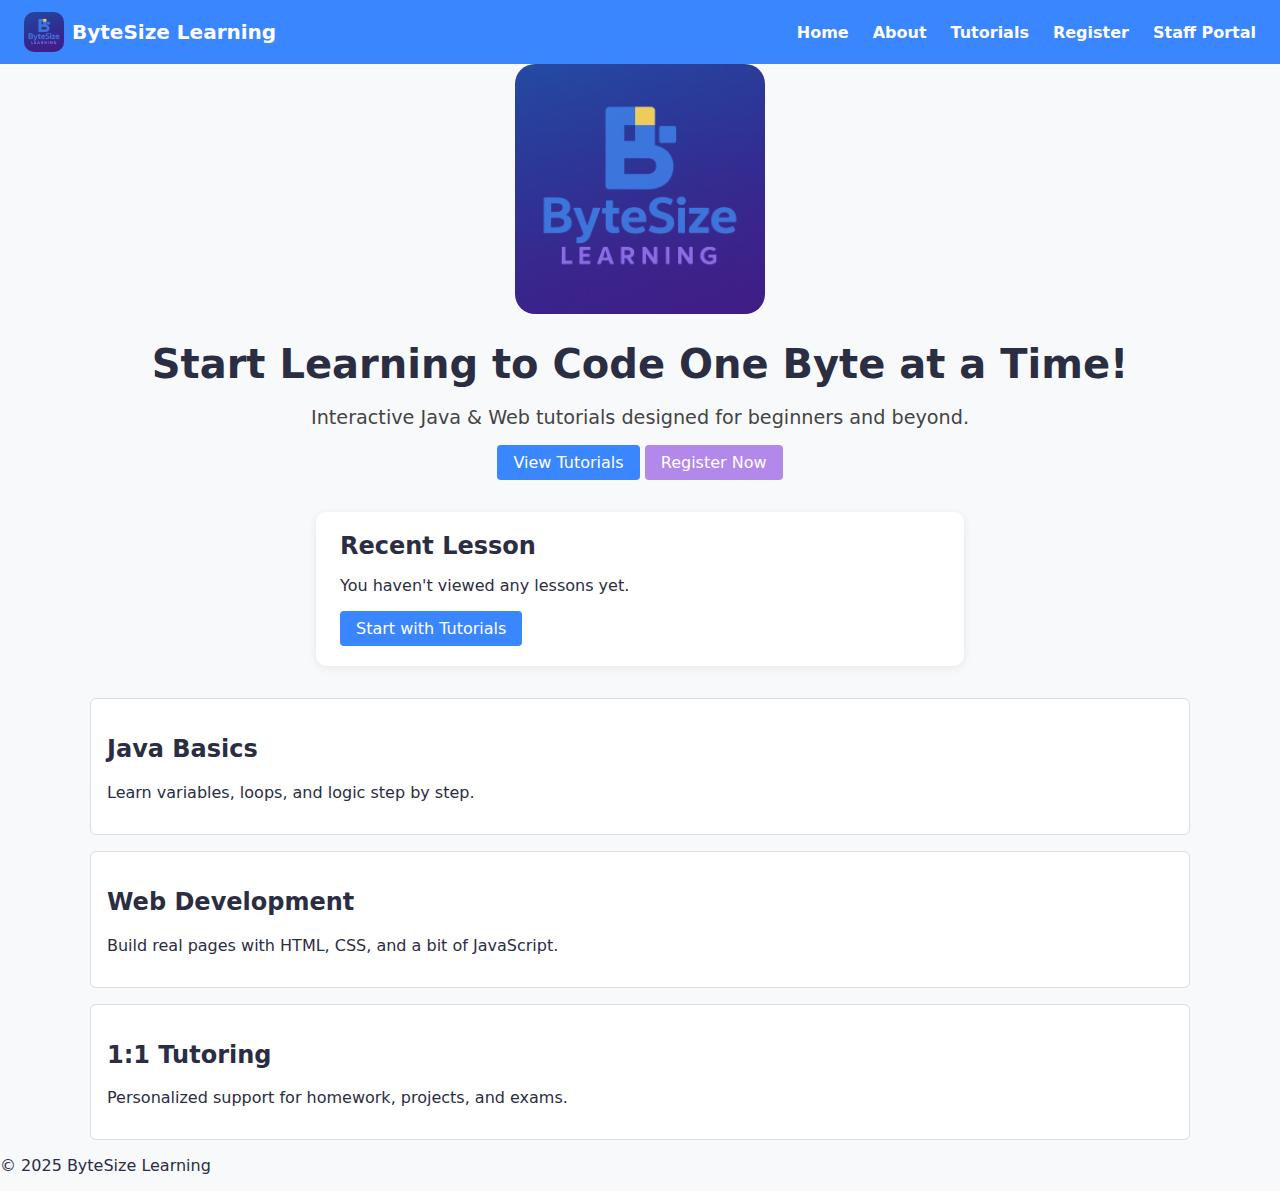
<file: index.html>
<!DOCTYPE html>
<html lang="en">
<head>
    <meta charset="UTF-8" />
    <title>ByteSize Learning – PAGE TITLE</title>
    <link rel="stylesheet" href="../CSS/styles.css" />
</head>

<body>
    <header class="site-header">
	    <div class="logo-wrap">
		    <a href="../HomePage/index.html" class="logo-link">
		        <div class="logo-square">
				    <img src="../Assets/Images/bsl-logo.png" alt="ByteSize Learning logo">
		        </div>
			    <span class="logo-text">ByteSize Learning</span>
		    </a>
	    </div>
	    <nav class="main-nav">
		    <a href="../HomePage/index.html">Home</a>
		    <a href="../AboutAndCreditsPage/about.html">About</a>
		    <a href="../TutorialsPage/tutorials.html">Tutorials</a>
		    <a href="../RegistrationPage/registration.html">Register</a>
		    <a href="../PortalPage/portal.html">Staff Portal</a>
	    </nav>
    </header>

    <main class="home">
        <section class="hero">
            <div class="hero-logo">
	            <img src="../Assets/Images/bsl-logo.png" alt="ByteSize Learning logo">
            </div>
            <h1 class="hero-title">Start Learning to Code One Byte at a Time!</h1>
	        <p class="hero-subtitle">Interactive Java & Web tutorials designed for beginners and beyond.</p>
	        <div class="hero-button-group">
		        <a href="../TutorialsPage/tutorials.html" class="btn primary">View Tutorials</a>
		        <a href="../RegistrationPage/registration.html" class="btn secondary">Register Now</a>
	        </div>
        </section>

        <section class="recent-lesson" id="recentLesson">
	        <h2>Recent Lesson</h2>
	        <p>Loading your recent lesson...</p>
        </section>

        <section class="features">
            <div class="feature-card">
                <h2>Java Basics</h2>
            <p>Learn variables, loops, and logic step by step.</p>
            </div>
            <div class="feature-card">
                <h2>Web Development</h2>
                <p>Build real pages with HTML, CSS, and a bit of JavaScript.</p>
            </div>
            <div class="feature-card">
                <h2>1:1 Tutoring</h2>
                <p>Personalized support for homework, projects, and exams.</p>
            </div>
        </section>
    </main>

    <footer>
        <p>© 2025 ByteSize Learning</p>
    </footer>

    <script src="../JS/main.js"></script>
    <script src="../JS/storage.js"></script>
</body>
</html>
</file>
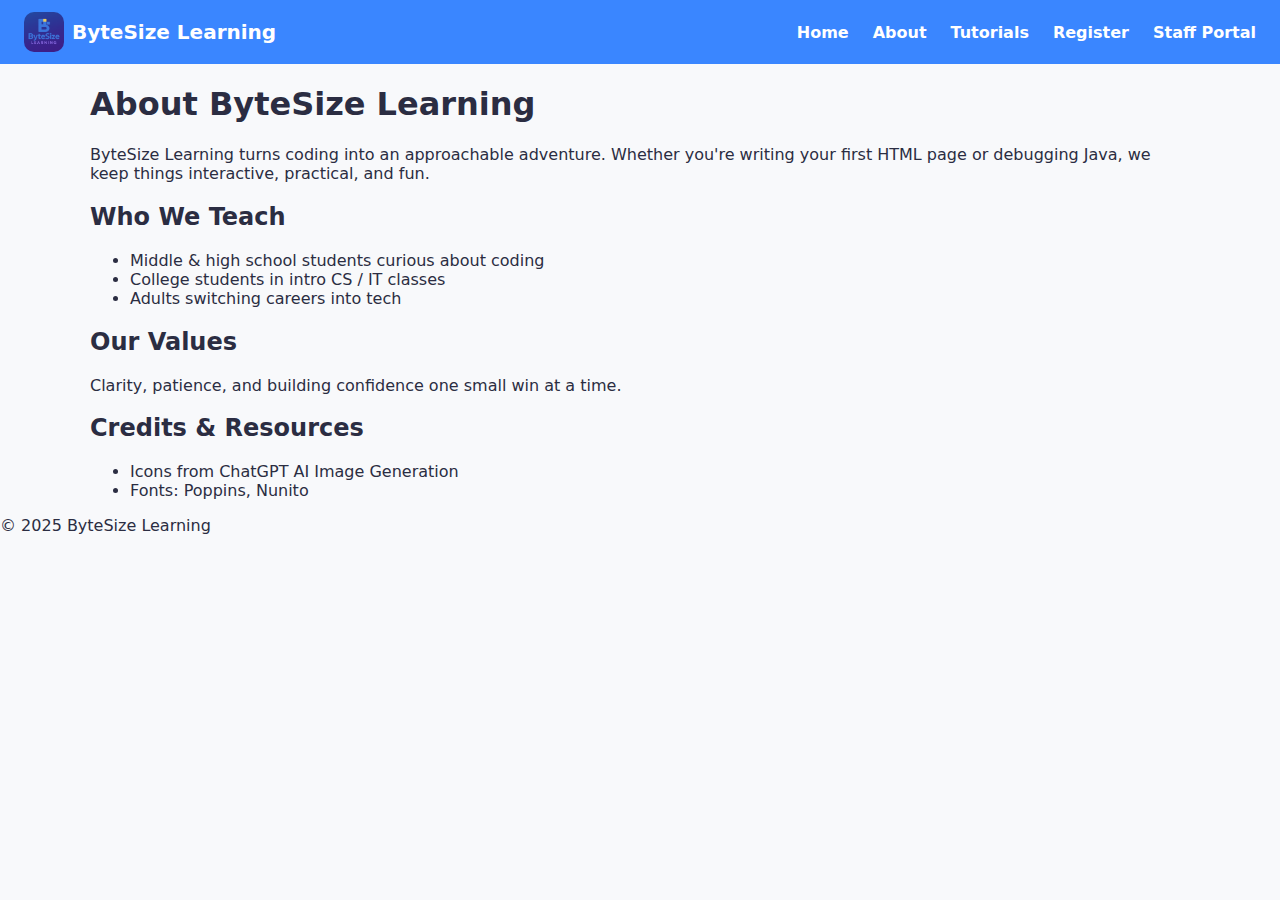
<file: AboutAndCreditsPage/about.html>
<!DOCTYPE html>
<html lang="en">
<head>
    <meta charset="UTF-8" />
    <title>ByteSize Learning – PAGE TITLE</title>
    <link rel="stylesheet" href="../CSS/styles.css" />
</head>

<body>
    <header class="site-header">
	    <div class="logo-wrap">
		    <a href="../HomePage/index.html" class="logo-link">
		        <div class="logo-square">
				    <img src="../Assets/Images/bsl-logo.png" alt="ByteSize Learning logo">
		        </div>
			    <span class="logo-text">ByteSize Learning</span>
		    </a>
	    </div>
	    <nav class="main-nav">
		    <a href="../HomePage/index.html">Home</a>
		    <a href="../AboutAndCreditsPage/about.html">About</a>
		    <a href="../TutorialsPage/tutorials.html">Tutorials</a>
		    <a href="../RegistrationPage/registration.html">Register</a>
		    <a href="../PortalPage/portal.html">Staff Portal</a>
	    </nav>
    </header>

    <main class="about">
        <section>
            <h1>About ByteSize Learning</h1>
            <p>
                ByteSize Learning turns coding into an approachable adventure. Whether
                you're writing your first HTML page or debugging Java, we keep things
                interactive, practical, and fun.
            </p>
        </section>

        <section>
            <h2>Who We Teach</h2>
            <ul>
                <li>Middle & high school students curious about coding</li>
                <li>College students in intro CS / IT classes</li>
                <li>Adults switching careers into tech</li>
            </ul>
        </section>

        <section>
            <h2>Our Values</h2>
            <p>Clarity, patience, and building confidence one small win at a time.</p>
        </section>

        <section class="credits">
            <h2>Credits & Resources</h2>
            <ul>
                <li>Icons from ChatGPT AI Image Generation</li>
                <li>Fonts: Poppins, Nunito</li>
            </ul>
        </section>
    </main>


    <footer>
        <p>© 2025 ByteSize Learning</p>
    </footer>

    <script src="../JS/main.js"></script>
    <script src="../JS/storage.js"></script>
</body>
</html>
</file>
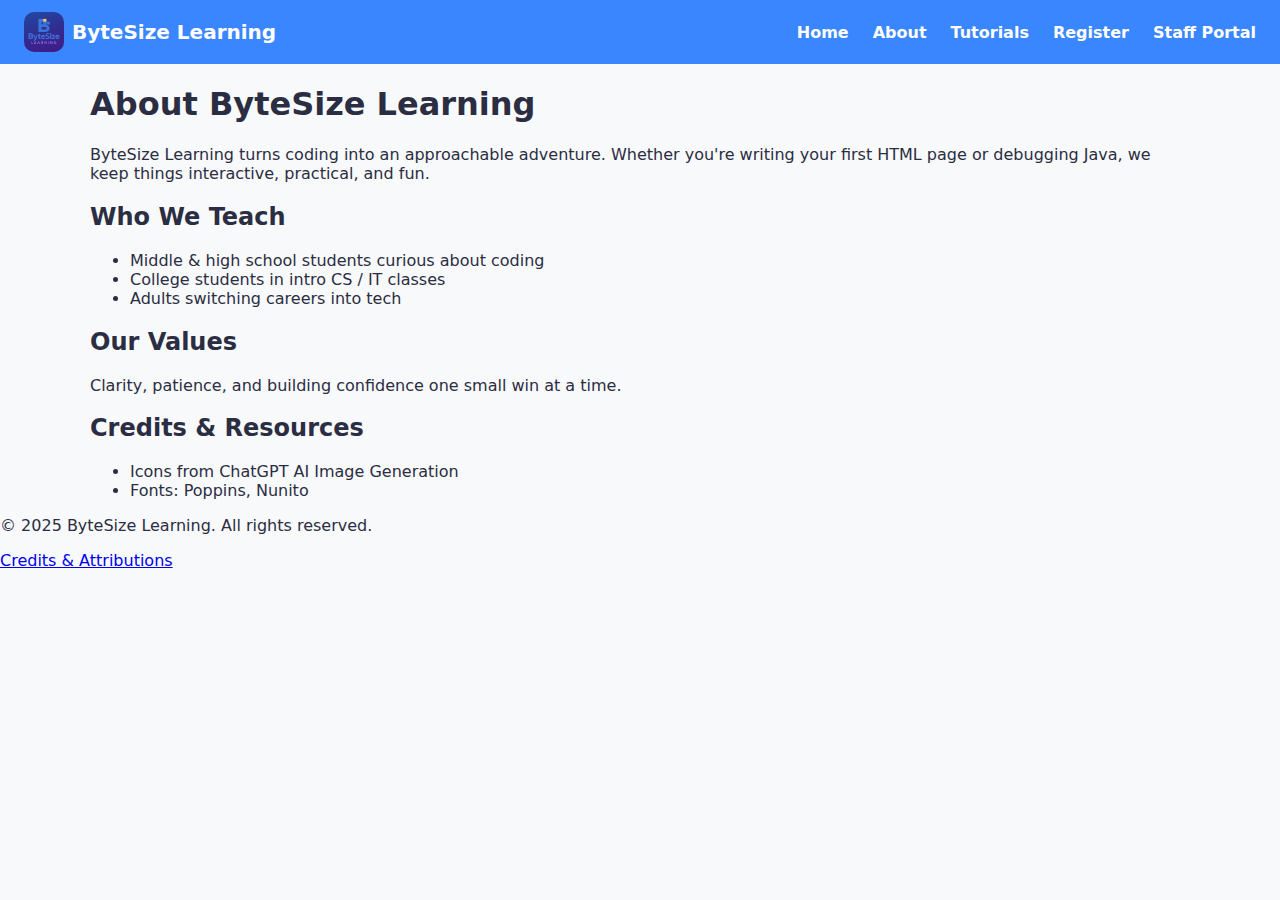
<file: AboutPage/about.html>
<!DOCTYPE html>
<html lang="en">
<head>
    <meta charset="UTF-8" />
    <title>ByteSize Learning – About</title>
    <link rel="icon" type="image/png" href="../Assets/Images/bsl-favicon.png">
    <link rel="stylesheet" href="../CSS/styles.css" />
</head>

<body>
    <header class="site-header">
	    <div class="logo-wrap">
		    <a href="../index.html" class="logo-link">
		        <div class="logo-square">
				    <img src="../Assets/Images/bsl-logo.png" alt="ByteSize Learning logo">
		        </div>
			    <span class="logo-text">ByteSize Learning</span>
		    </a>
	    </div>
	    <nav class="main-nav">
		    <a href="../index.html">Home</a>
		    <a href="../AboutPage/about.html">About</a>
		    <a href="../TutorialsPage/tutorials.html">Tutorials</a>
		    <a href="../RegistrationPage/registration.html">Register</a>
		    <a href="../PortalPage/portal.html">Staff Portal</a>
	    </nav>
    </header>

    <main class="about">
        <section>
            <h1>About ByteSize Learning</h1>
            <p>
                ByteSize Learning turns coding into an approachable adventure. Whether
                you're writing your first HTML page or debugging Java, we keep things
                interactive, practical, and fun.
            </p>
        </section>

        <section>
            <h2>Who We Teach</h2>
            <ul>
                <li>Middle & high school students curious about coding</li>
                <li>College students in intro CS / IT classes</li>
                <li>Adults switching careers into tech</li>
            </ul>
        </section>

        <section>
            <h2>Our Values</h2>
            <p>Clarity, patience, and building confidence one small win at a time.</p>
        </section>

        <section class="credits">
            <h2>Credits & Resources</h2>
            <ul>
                <li>Icons from ChatGPT AI Image Generation</li>
                <li>Fonts: Poppins, Nunito</li>
            </ul>
        </section>
    </main>

    <footer class="site-footer">
        <p>&copy; 2025 ByteSize Learning. All rights reserved.</p>
        <p><a href="../AboutPage/about.html">Credits & Attributions</a></p>
    </footer>

    <script src="../JS/main.js"></script>
    <script src="../JS/storage.js"></script>
</body>
</html>
</file>
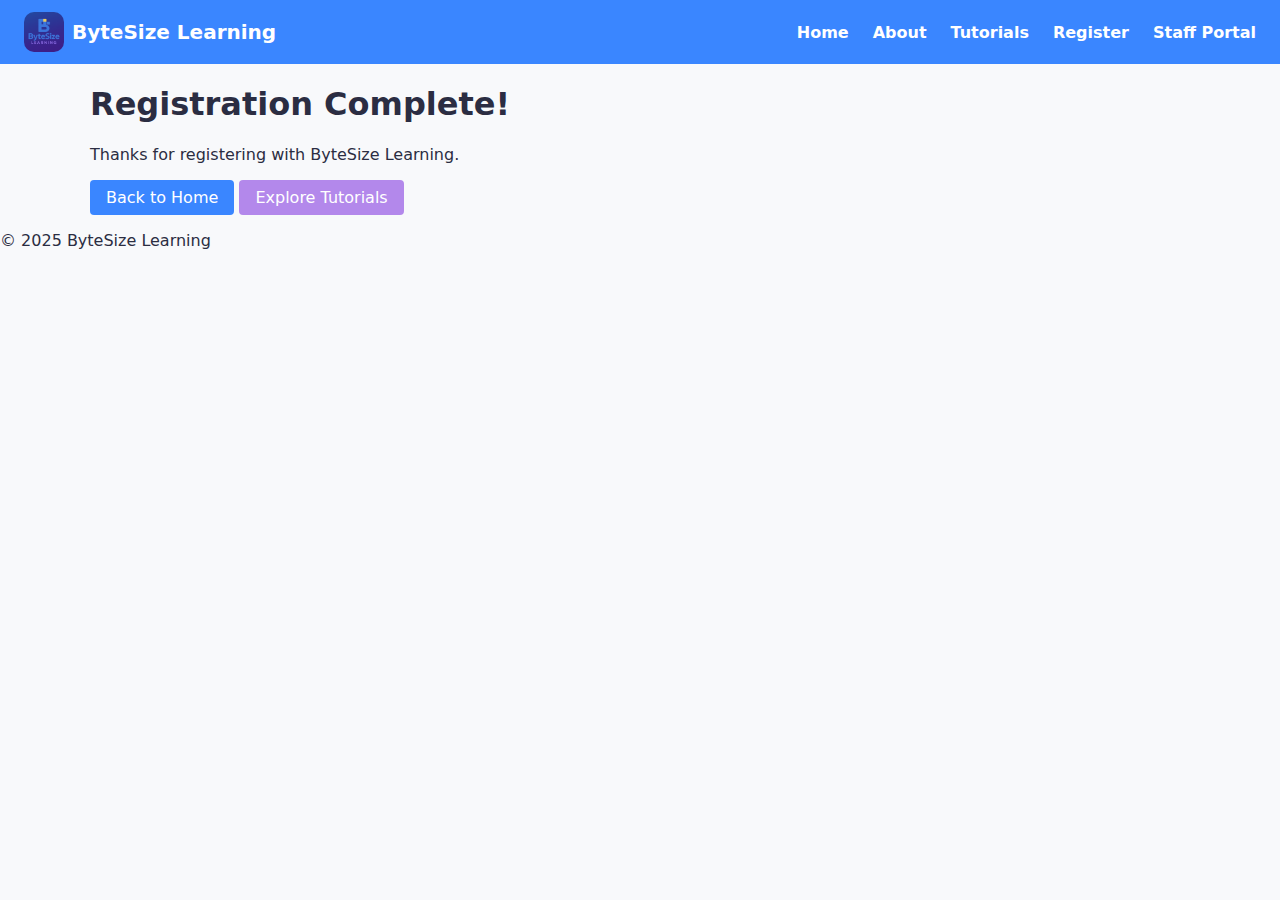
<file: ConfirmationPage/confirmation.html>
<!DOCTYPE html>
<html lang="en">
<head>
    <meta charset="UTF-8" />
    <title>ByteSize Learning – PAGE TITLE</title>
    <link rel="stylesheet" href="../CSS/styles.css" />
</head>

<body>
    <header class="site-header">
	    <div class="logo-wrap">
		    <a href="../index.html" class="logo-link">
		        <div class="logo-square">
				    <img src="../Assets/Images/bsl-logo.png" alt="ByteSize Learning logo">
		        </div>
			    <span class="logo-text">ByteSize Learning</span>
		    </a>
	    </div>
	    <nav class="main-nav">
		    <a href="../index.html">Home</a>
		    <a href="../AboutAndCreditsPage/about.html">About</a>
		    <a href="../TutorialsPage/tutorials.html">Tutorials</a>
		    <a href="../RegistrationPage/registration.html">Register</a>
		    <a href="../PortalPage/portal.html">Staff Portal</a>
	    </nav>
    </header>

    <main class="confirmation">
		<h1>Registration Complete!</h1>
		<p id="confirmationMessage">
			Thanks for registering with ByteSize Learning.
		</p>

		<a href="../HomePage/index.html" class="btn primary">Back to Home</a>
		<a href="../TutorialsPage/tutorials.html" class="btn secondary">Explore Tutorials</a>
    </main>



    <footer>
        <p>© 2025 ByteSize Learning</p>
    </footer>

    <script src="../JS/storage.js"></script>
    <script src="../JS/main.js"></script>
</body>
</html>
</file>
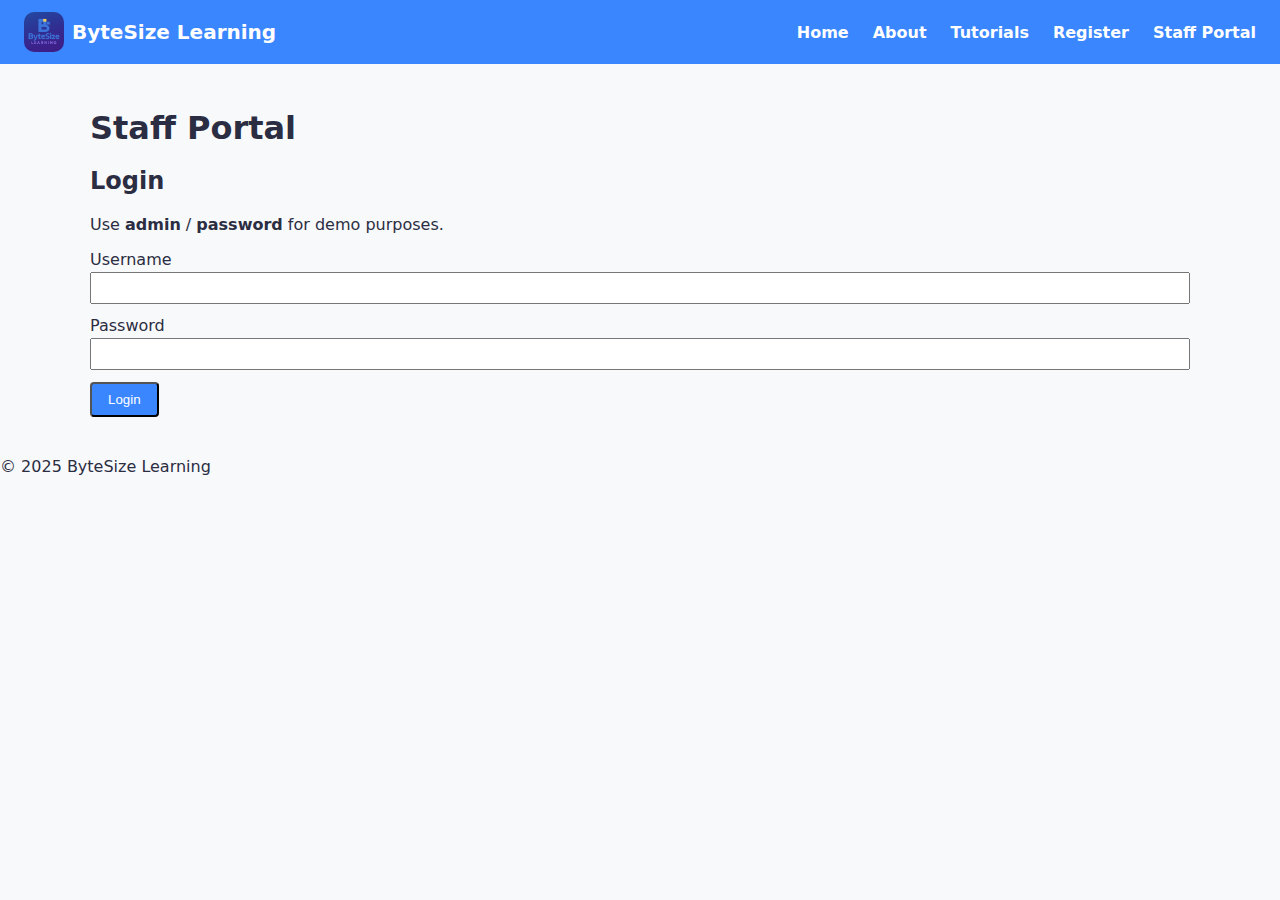
<file: PortalPage/portal.html>
<!DOCTYPE html>
<html lang="en">
<head>
    <meta charset="UTF-8" />
    <title>ByteSize Learning – PAGE TITLE</title>
    <link rel="stylesheet" href="../CSS/styles.css" />
</head>

<body>
    <header class="site-header">
	    <div class="logo-wrap">
		    <a href="../index.html" class="logo-link">
		        <div class="logo-square">
				    <img src="../Assets/Images/bsl-logo.png" alt="ByteSize Learning logo">
		        </div>
			    <span class="logo-text">ByteSize Learning</span>
		    </a>
	    </div>
	    <nav class="main-nav">
		    <a href="../index.html">Home</a>
		    <a href="../AboutAndCreditsPage/about.html">About</a>
		    <a href="../TutorialsPage/tutorials.html">Tutorials</a>
		    <a href="../RegistrationPage/registration.html">Register</a>
		    <a href="../PortalPage/portal.html">Staff Portal</a>
	    </nav>
    </header>

    <main class="portal">
	    <h1>Staff Portal</h1>

	    <section class="login" id="loginSection">
		    <h2>Login</h2>
		    <p>Use <strong>admin</strong> / <strong>password</strong> for demo purposes.</p>
		    <form id="loginForm">
			    <label>
				    Username
				    <input type="text" id="loginUser">
			    </label>
			    <label>
				    Password
				    <input type="password" id="loginPass">
			    </label>
			    <button type="submit" class="btn primary">Login</button>
			    <span class="error" id="loginError"></span>
		    </form>
	    </section>

	    <section class="portal-content hidden" id="portalContent">
		    <section class="event-form">
			    <h2>Create / Add Event</h2>
			    <form id="eventForm">
			    	<label>
			    		Title
			    		<input type="text" id="eventTitle">
			    	</label>
			    	<label>
			    		Date
			    		<input type="date" id="eventDate">
			    	</label>
			    	<label>
			    		Time
			    		<input type="time" id="eventTime">
			    	</label>
			    	<label>
			    		Topic
			    		<select id="eventTopic">
			    			<option value="java">Java</option>
			    			<option value="web">Web</option>
			    		</select>
			    	</label>
			    	<button type="submit" class="btn primary">Add Event</button>
			    	<span class="error" id="eventError"></span>
			    </form>
		    </section>

		    <section class="event-list">
		    	<h2>Upcoming Events</h2>
		    	<ul id="eventsList">
		    		<li>No events yet.</li>
		    	</ul>
		    </section>
	    </section>
    </main>

    <footer>
        <p>© 2025 ByteSize Learning</p>
    </footer>

    <script src="../JS/storage.js"></script>
    <script src="../JS/main.js"></script>
</body>
</html>
</file>
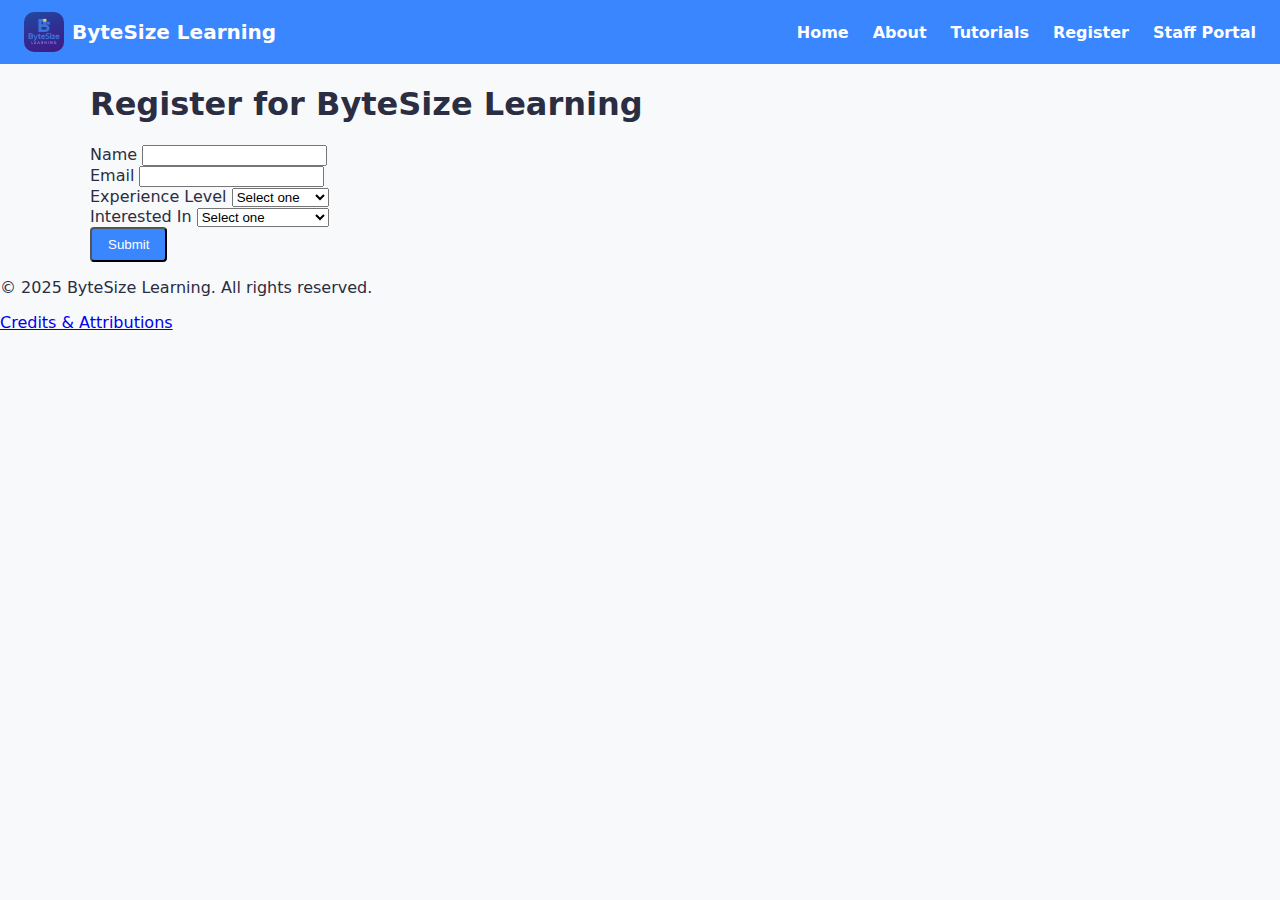
<file: RegistrationPage/registration.html>
<!DOCTYPE html>
<html lang="en">
<head>
    <meta charset="UTF-8" />
    <title>ByteSize Learning – Registration</title>
	<link rel="icon" type="image/png" href="../Assets/Images/bsl-favicon.png">
    <link rel="stylesheet" href="../CSS/styles.css" />
</head>

<body>
    <header class="site-header">
	    <div class="logo-wrap">
		    <a href="../index.html" class="logo-link">
		        <div class="logo-square">
				    <img src="../Assets/Images/bsl-logo.png" alt="ByteSize Learning logo">
		        </div>
			    <span class="logo-text">ByteSize Learning</span>
		    </a>
	    </div>
	    <nav class="main-nav">
		    <a href="../index.html">Home</a>
		    <a href="../AboutPage/about.html">About</a>
		    <a href="../TutorialsPage/tutorials.html">Tutorials</a>
		    <a href="../RegistrationPage/registration.html">Register</a>
		    <a href="../PortalPage/portal.html">Staff Portal</a>
	    </nav>
    </header>

    <main class="registration">
		<h1>Register for ByteSize Learning</h1>
		<form id="registrationForm" novalidate>
			<label>
				Name
				<input type="text" id="name" />
				<span class="error" id="nameError"></span>
			</label>

			<label>
				Email
				<input type="email" id="email" />
				<span class="error" id="emailError"></span>
			</label>

			<label>
				Experience Level
				<select id="level">
					<option value="">Select one</option>
					<option value="beginner">Beginner</option>
					<option value="intermediate">Intermediate</option>
					<option value="advanced">Advanced</option>
				</select>
				<span class="error" id="levelError"></span>
			</label>

			<label>
				Interested In
				<select id="interest">
					<option value="">Select one</option>
					<option value="java">Java</option>
					<option value="web">Web Development</option>
					<option value="both">Both</option>
				</select>
				<span class="error" id="interestError"></span>
			</label>

		<button type="submit" class="btn primary">Submit</button>
		</form>
    </main>

    <footer class="site-footer">
        <p>&copy; 2025 ByteSize Learning. All rights reserved.</p>
        <p><a href="../AboutPage/about.html">Credits & Attributions</a></p>
    </footer>

    <script src="../JS/storage.js"></script>
	<script src="../JS/main.js"></script>
</body>
</html>
</file>
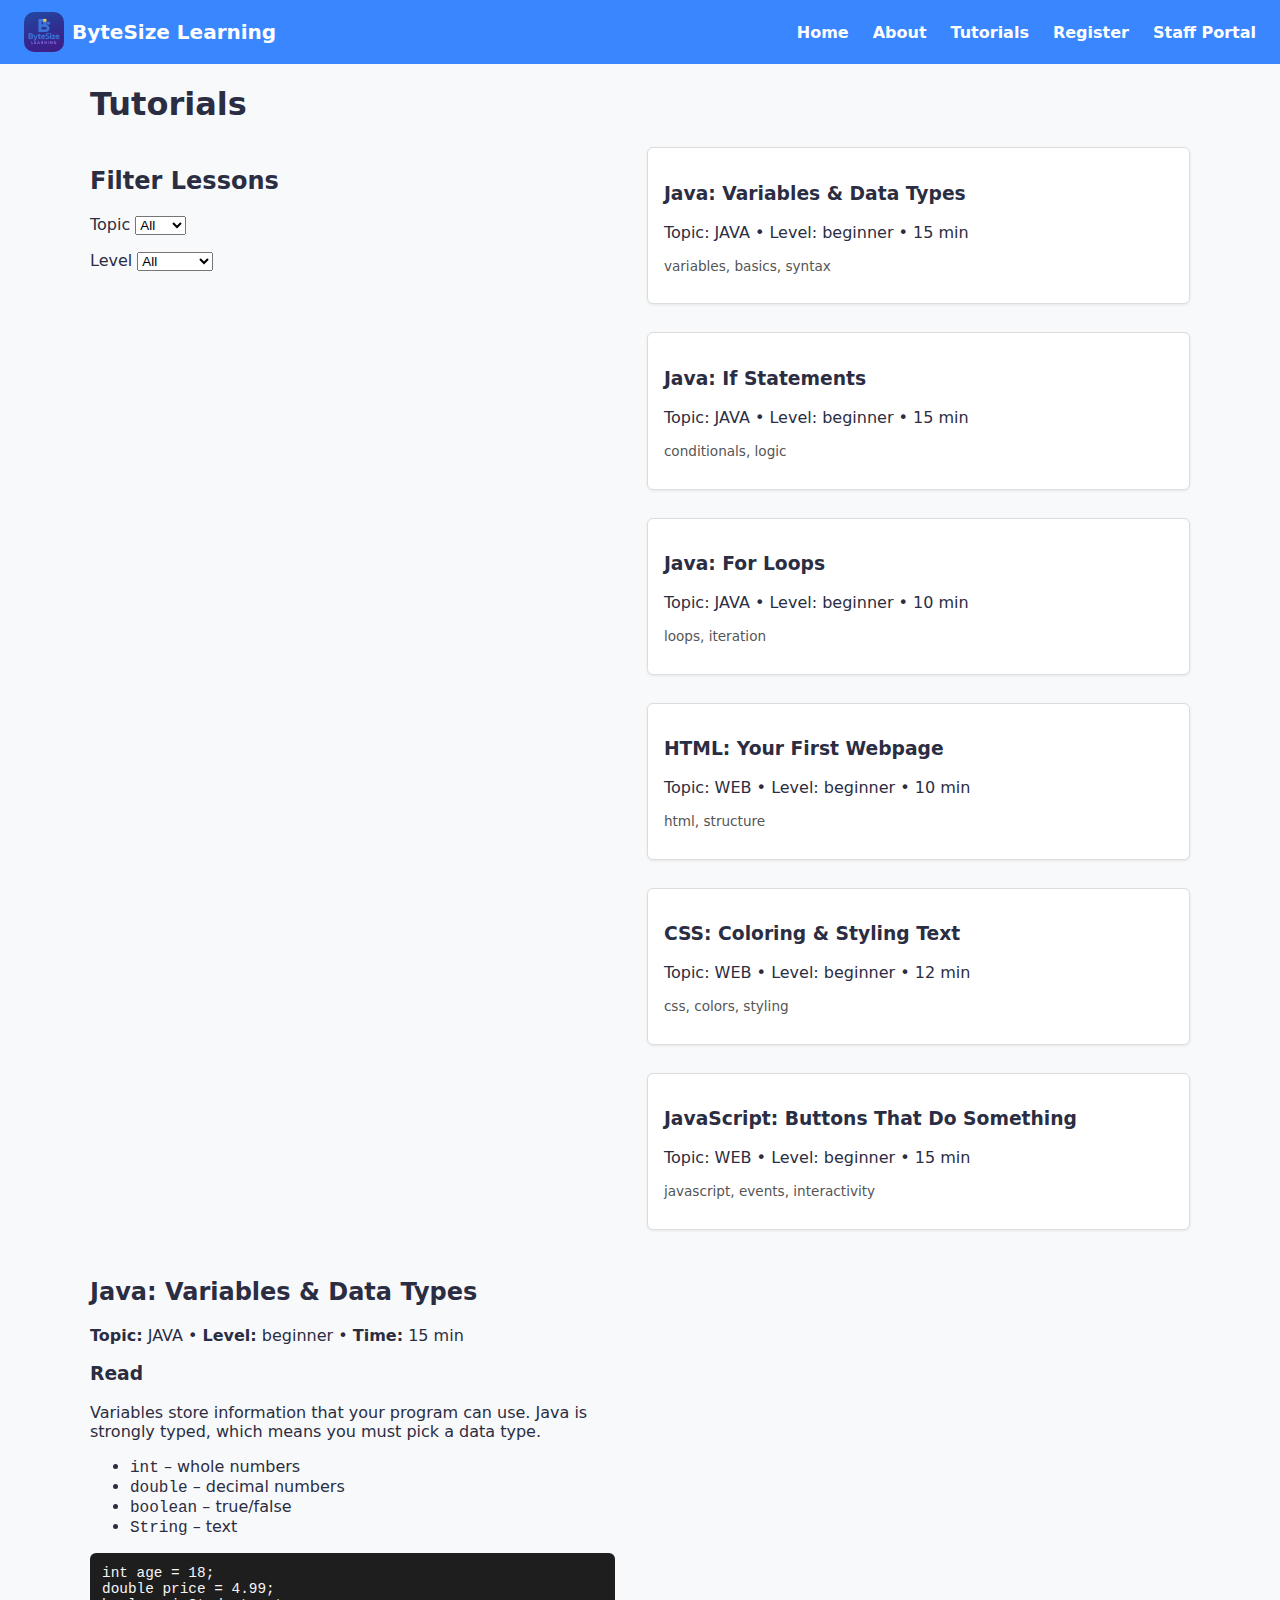
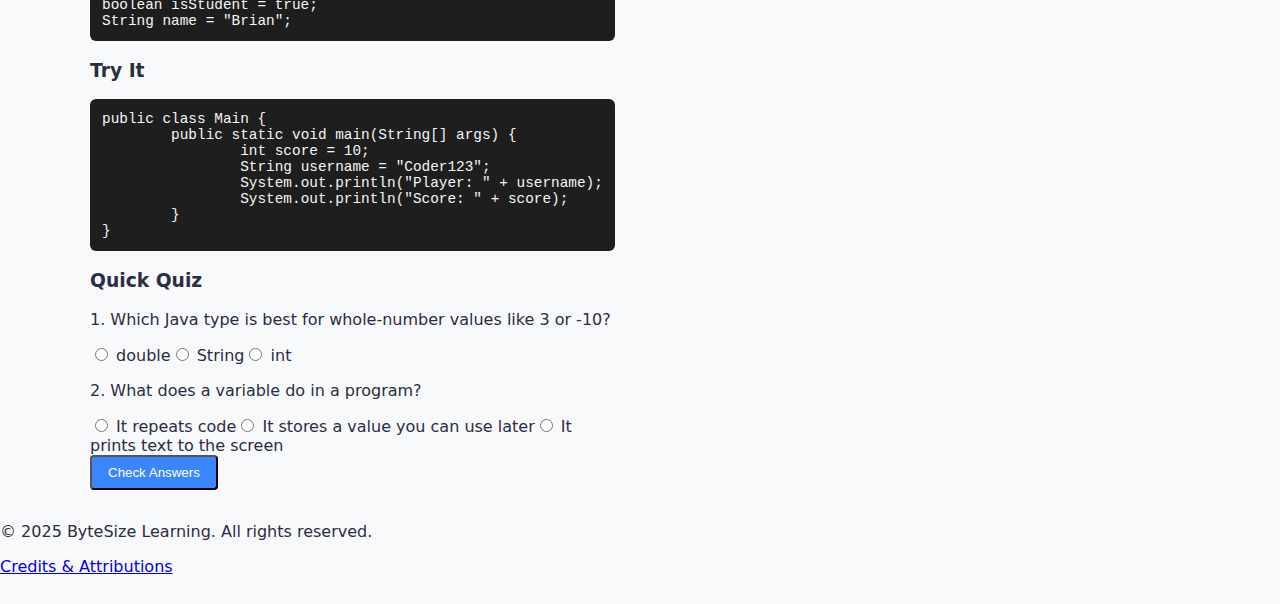
<file: TutorialsPage/tutorials.html>
<!DOCTYPE html>
<html lang="en">
<head>
    <meta charset="UTF-8" />
    <title>ByteSize Learning – Tutorials</title>
	<link rel="icon" type="image/png" href="../Assets/Images/bsl-favicon.png">
    <link rel="stylesheet" href="../CSS/styles.css" />
</head>

<body>
    <header class="site-header">
	    <div class="logo-wrap">
		    <a href="../index.html" class="logo-link">
		        <div class="logo-square">
				    <img src="../Assets/Images/bsl-logo.png" alt="ByteSize Learning logo">
		        </div>
			    <span class="logo-text">ByteSize Learning</span>
		    </a>
	    </div>
	    <nav class="main-nav">
		    <a href="../index.html">Home</a>
		    <a href="../AboutPage/about.html">About</a>
		    <a href="../TutorialsPage/tutorials.html">Tutorials</a>
		    <a href="../RegistrationPage/registration.html">Register</a>
		    <a href="../PortalPage/portal.html">Staff Portal</a>
	    </nav>
    </header>

    <main class="tutorials">
	<h1>Tutorials</h1>
	<div class="tutorial-layout">
		<aside class="filters">
			<h2>Filter Lessons</h2>
			<label>
				Topic
				<select id="filterTopic">
					<option value="all">All</option>
					<option value="java">Java</option>
					<option value="web">Web</option>
				</select>
			</label>
			<label>
				Level
				<select id="filterLevel">
					<option value="all">All</option>
					<option value="beginner">Beginner</option>
				</select>
			</label>
		</aside>

		<section class="lesson-list" id="lessonList">
			<!-- JS will inject lesson cards here -->
		</section>

		<section class="lesson-detail" id="lessonDetail">
			<h2>Select a lesson to view details</h2>
			<p>Pick any lesson from the list to see the explanation, code example, and quiz.</p>
		</section>
	</div>
	</main>

    <footer class="site-footer">
        <p>&copy; 2025 ByteSize Learning. All rights reserved.</p>
        <p><a href="../AboutPage/about.html">Credits & Attributions</a></p>
    </footer>

    <script src="../JS/storage.js"></script>
    <script src="../JS/main.js"></script>
</body>
</html>
</file>
<file: CSS/styles.css>
body {
    font-family: system-ui, -apple-system, BlinkMacSystemFont, "Segoe UI", sans-serif;
    margin: 0;
    background: #F8F9FB;
    color: #2B2D42;
}

main {
	max-width: 1100px;
	margin: 0 auto;
}

.site-header {
	display: flex;
	align-items: center;
	justify-content: space-between; /* logo left, nav right */
	padding: 0.75rem 1.5rem;
	background: #3A86FF;
	color: #fff;
}

/* logo block */

.logo-wrap {
	display: flex;
	align-items: center;
}

.logo-link {
	display: flex;
	align-items: center;
	text-decoration: none;
	color: inherit;
	gap: 0.5rem;
}

.logo-square {
	height: 40px;
	width: 40px;
	overflow: hidden;
	border-radius: 10px;
	flex-shrink: 0;
}

.logo-square img {
	height: 100%;
	width: 100%;
	object-fit: cover;
}

.logo-text {
	font-weight: 700;
	font-size: 1.25rem;
}

/* nav links */

.main-nav {
	display: flex;
	align-items: center;
	gap: 1.5rem;
}

.main-nav a {
	color: #fff;
	text-decoration: none;
	font-weight: 600;
}

.main-nav a:hover {
	text-decoration: underline;
}

.hero {
	text-align: center;
}

.hero-logo {
	height: 250px;
	width: 250px;
	margin: 0 auto 1rem auto;
	overflow: hidden;
	border-radius: 20px;
}

.hero-title {
	font-size: 2.5rem;
	margin-bottom: 0.5rem;
}

.hero-subtitle {
	font-size: 1.2rem;
	margin-bottom: 1rem;
	color: #444;
}

.hero-logo img {
	height: 100%;
	width: 100%;
	object-fit: cover;
}

.portal {
	padding: 1.5rem;
}

.portal h1 {
	margin-bottom: 1rem;
}

.portal-content {
	margin-top: 1.5rem;
	display: grid;
	grid-template-columns: 1.2fr 1.8fr;
	gap: 2rem;
}

.portal label {
	display: block;
	margin-bottom: 0.75rem;
}

.portal input,
.portal select {
	width: 100%;
	padding: 0.4rem;
	margin-top: 0.2rem;
	box-sizing: border-box;
}

.event-list ul {
	list-style: none;
	padding-left: 0;
}

.event-list li {
	background: #ffffff;
	border-radius: 6px;
	padding: 0.75rem 1rem;
	box-shadow: 0 1px 3px rgba(0, 0, 0, 0.1);
	margin-bottom: 0.5rem;
}

.tutorial-layout {
	display: grid;
	grid-template-columns: 1fr 2fr;
	gap: 2rem;
	margin-top: 1.5rem;
}

.filters label {
	display: block;
	margin-bottom: 1rem;
}

.lesson-list {
	display: flex;
	flex-direction: column;
	gap: 0.75rem;
}

.lesson-card {
	background: #ffffff;
	border-radius: 8px;
	padding: 0.75rem 1rem;
	box-shadow: 0 1px 3px rgba(0, 0, 0, 0.08);
	cursor: pointer;
}

.lesson-card:hover {
	box-shadow: 0 2px 6px rgba(0, 0, 0, 0.15);
}

.lesson-tags {
	font-size: 0.85rem;
	color: #555;
}

.lesson-detail h2 {
	margin-top: 0;
}

.lesson-detail pre {
	background: #1e1e1e;
	color: #f5f5f5;
	padding: 0.75rem;
	border-radius: 6px;
	overflow-x: auto;
	font-size: 0.9rem;
}

.lesson-detail code {
	font-family: Consolas, "Courier New", monospace;
}

.recent-lesson {
	max-width: 600px;
	margin: 2rem auto;
	padding: 1.25rem 1.5rem;
	background: #ffffff;
	border-radius: 10px;
	box-shadow: 0 2px 8px rgba(0, 0, 0, 0.08);
	text-align: left;
}

.recent-lesson h2 {
	margin-top: 0;
	margin-bottom: 0.5rem;
}

.recent-lesson h3 {
	margin-top: 0.25rem;
	margin-bottom: 0.5rem;
	font-size: 1.1rem;
}

.recent-lesson-tags {
	font-size: 0.85rem;
	color: #555;
	margin-bottom: 0.75rem;
}

.btn {
    display: inline-block;
    padding: 0.5rem 1rem;
    border-radius: 4px;
    text-decoration: none;
}

.btn.primary {
    background: #3A86FF;
    color: white;
}

.btn.secondary {
    background: #B388EB;
    color: white;
}

.error {
    color: #d90429;
    font-size: 0.8rem;
    display: block;
}

.hidden {
    display: none;
}

.feature-card,
.lesson-card {
    border: 1px solid #ddd;
    border-radius: 6px;
    padding: 1rem;
    margin-bottom: 1rem;
    background: white;
}

/* ====== Responsive tweaks for smaller screens ====== */
@media (max-width: 768px) {
	/* Keep content from hugging the edges too much */
	main {
		padding: 1rem;
	}

	/* Header: logo on top, nav below */
	.site-header {
		flex-direction: column;
		align-items: flex-start;
		gap: 0.5rem;
	}

	.main-nav {
		flex-wrap: wrap;
		gap: 0.75rem;
	}

	/* Hero: keep it readable on phones */
	.hero {
		margin-top: 1rem;
	}

	.hero-title {
		font-size: 2rem;
	}

	.hero-subtitle {
		font-size: 1rem;
	}

	.hero-button-group {
		flex-direction: column;
	}

	/* Tutorials layout: stack filters over content */
	.tutorial-layout {
		grid-template-columns: 1fr;
	}

	.filters {
		margin-bottom: 1rem;
	}

	/* Portal layout: stack form over event list */
	.portal-content {
		grid-template-columns: 1fr;
	}

	/* Recent lesson card: a bit tighter on small screens */
	.recent-lesson {
		margin: 1.5rem 0.5rem;
	}
}
</file>
